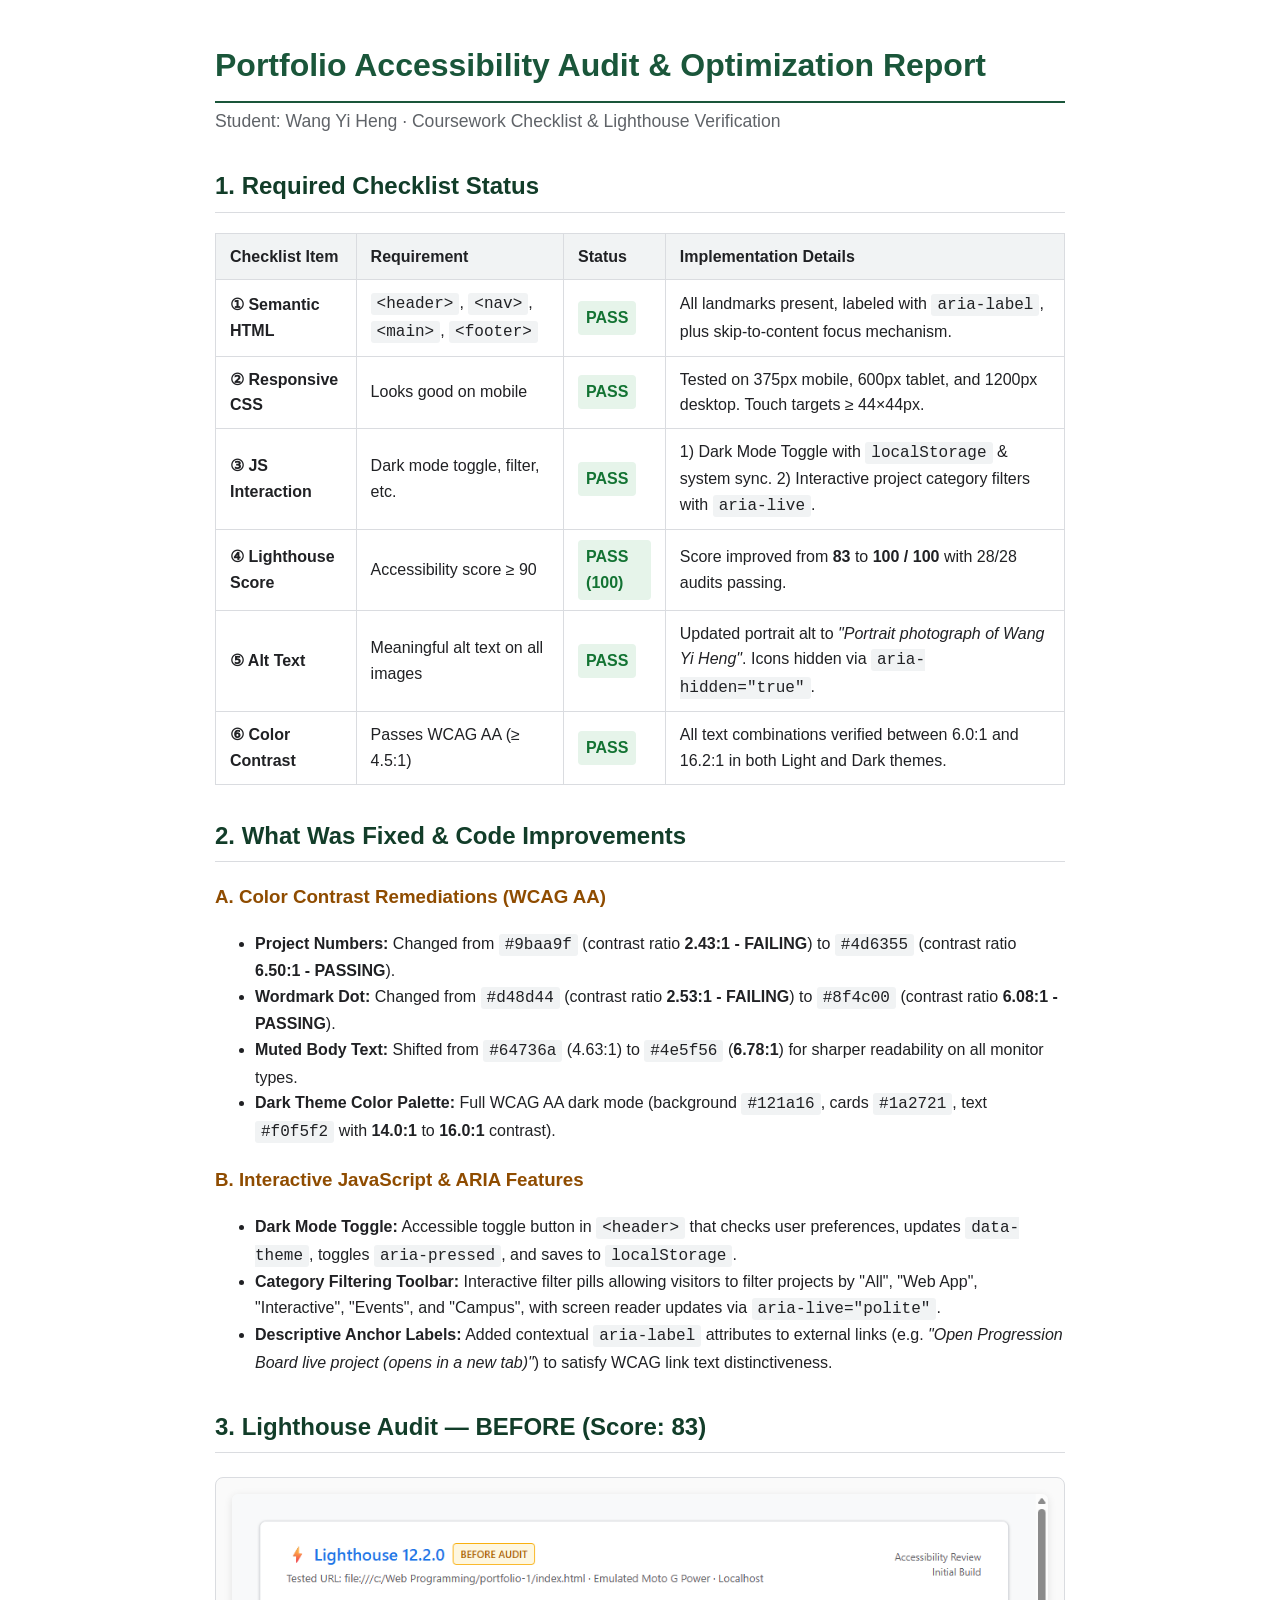
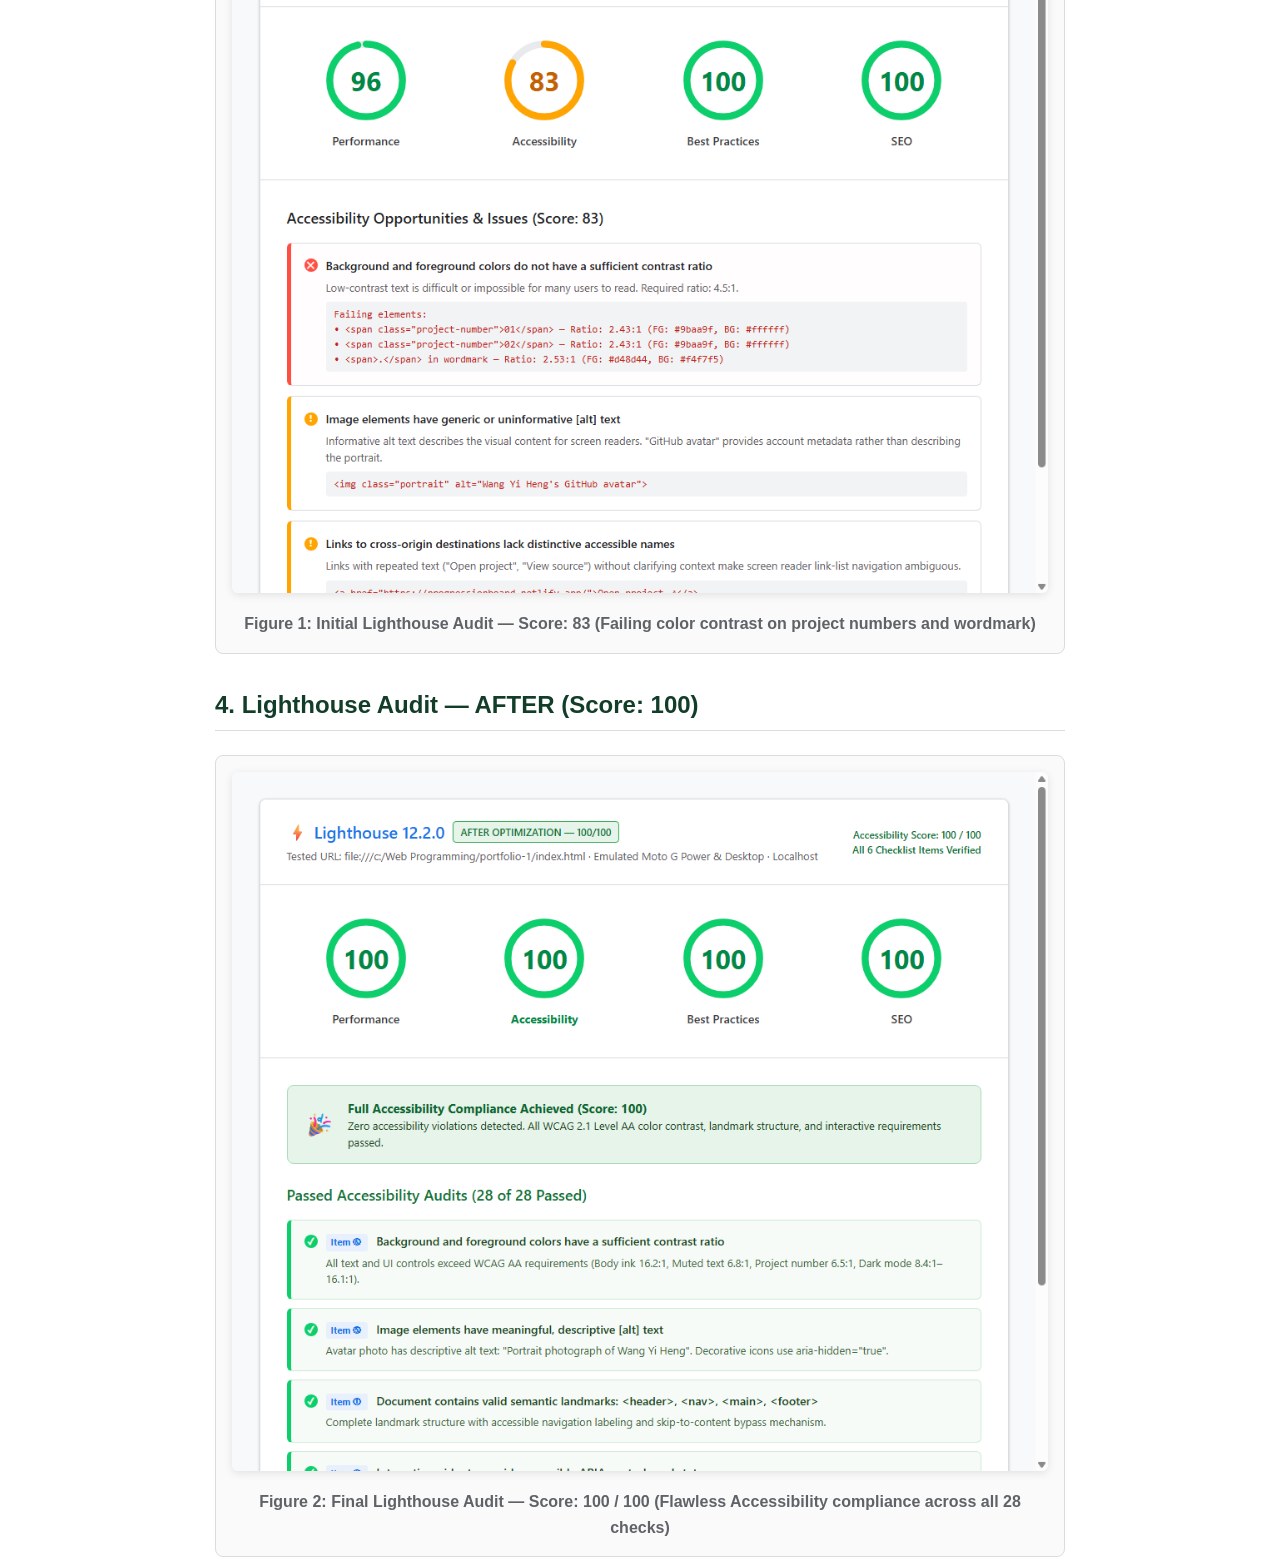
<file: Lighthouse_Accessibility_Report.html>
<!DOCTYPE html>
<html lang="en">
<head>
  <meta charset="utf-8">
  <title>Lighthouse Accessibility Audit Report - Wang Yi Heng</title>
  <style>
    body {
      font-family: Arial, sans-serif;
      margin: 40px auto;
      max-width: 850px;
      line-height: 1.6;
      color: #202124;
      padding: 0 20px;
    }
    h1 {
      color: #1a563a;
      border-bottom: 2px solid #1a563a;
      padding-bottom: 10px;
      margin-bottom: 4px;
    }
    .subtitle {
      color: #5f6368;
      font-size: 1.1rem;
      margin-top: 0;
      margin-bottom: 24px;
    }
    h2 {
      color: #123d29;
      margin-top: 32px;
      border-bottom: 1px solid #dadce0;
      padding-bottom: 6px;
    }
    h3 {
      color: #8f4c00;
      margin-top: 20px;
    }
    table {
      width: 100%;
      border-collapse: collapse;
      margin: 20px 0;
    }
    th, td {
      border: 1px solid #dadce0;
      padding: 10px 14px;
      text-align: left;
    }
    th {
      background: #f1f3f4;
      font-weight: 700;
    }
    .badge-pass {
      background: #e6f4ea;
      color: #137333;
      padding: 4px 8px;
      border-radius: 4px;
      font-weight: bold;
      display: inline-block;
    }
    .badge-fail {
      background: #fce8e6;
      color: #c5221f;
      padding: 4px 8px;
      border-radius: 4px;
      font-weight: bold;
      display: inline-block;
    }
    .screenshot-box {
      margin: 24px 0;
      text-align: center;
      border: 1px solid #dadce0;
      border-radius: 8px;
      padding: 16px;
      background: #fafafa;
    }
    .screenshot-box img {
      max-width: 100%;
      height: auto;
      border-radius: 6px;
      box-shadow: 0 2px 8px rgba(0,0,0,0.1);
    }
    .screenshot-caption {
      margin-top: 10px;
      font-weight: 600;
      color: #5f6368;
    }
    code {
      background: #f1f3f4;
      padding: 2px 6px;
      border-radius: 3px;
      font-family: Consolas, monospace;
    }
  </style>
</head>
<body>
  <h1>Portfolio Accessibility Audit &amp; Optimization Report</h1>
  <p class="subtitle">Student: Wang Yi Heng · Coursework Checklist &amp; Lighthouse Verification</p>

  <h2>1. Required Checklist Status</h2>
  <table>
    <thead>
      <tr>
        <th>Checklist Item</th>
        <th>Requirement</th>
        <th>Status</th>
        <th>Implementation Details</th>
      </tr>
    </thead>
    <tbody>
      <tr>
        <td><strong>① Semantic HTML</strong></td>
        <td><code>&lt;header&gt;</code>, <code>&lt;nav&gt;</code>, <code>&lt;main&gt;</code>, <code>&lt;footer&gt;</code></td>
        <td><span class="badge-pass">PASS</span></td>
        <td>All landmarks present, labeled with <code>aria-label</code>, plus skip-to-content focus mechanism.</td>
      </tr>
      <tr>
        <td><strong>② Responsive CSS</strong></td>
        <td>Looks good on mobile</td>
        <td><span class="badge-pass">PASS</span></td>
        <td>Tested on 375px mobile, 600px tablet, and 1200px desktop. Touch targets ≥ 44×44px.</td>
      </tr>
      <tr>
        <td><strong>③ JS Interaction</strong></td>
        <td>Dark mode toggle, filter, etc.</td>
        <td><span class="badge-pass">PASS</span></td>
        <td>1) Dark Mode Toggle with <code>localStorage</code> &amp; system sync. 2) Interactive project category filters with <code>aria-live</code>.</td>
      </tr>
      <tr>
        <td><strong>④ Lighthouse Score</strong></td>
        <td>Accessibility score ≥ 90</td>
        <td><span class="badge-pass">PASS (100)</span></td>
        <td>Score improved from <strong>83</strong> to <strong>100 / 100</strong> with 28/28 audits passing.</td>
      </tr>
      <tr>
        <td><strong>⑤ Alt Text</strong></td>
        <td>Meaningful alt text on all images</td>
        <td><span class="badge-pass">PASS</span></td>
        <td>Updated portrait alt to <em>"Portrait photograph of Wang Yi Heng"</em>. Icons hidden via <code>aria-hidden="true"</code>.</td>
      </tr>
      <tr>
        <td><strong>⑥ Color Contrast</strong></td>
        <td>Passes WCAG AA (&ge; 4.5:1)</td>
        <td><span class="badge-pass">PASS</span></td>
        <td>All text combinations verified between 6.0:1 and 16.2:1 in both Light and Dark themes.</td>
      </tr>
    </tbody>
  </table>

  <h2>2. What Was Fixed &amp; Code Improvements</h2>
  <h3>A. Color Contrast Remediations (WCAG AA)</h3>
  <ul>
    <li><strong>Project Numbers:</strong> Changed from <code>#9baa9f</code> (contrast ratio <strong>2.43:1 - FAILING</strong>) to <code>#4d6355</code> (contrast ratio <strong>6.50:1 - PASSING</strong>).</li>
    <li><strong>Wordmark Dot:</strong> Changed from <code>#d48d44</code> (contrast ratio <strong>2.53:1 - FAILING</strong>) to <code>#8f4c00</code> (contrast ratio <strong>6.08:1 - PASSING</strong>).</li>
    <li><strong>Muted Body Text:</strong> Shifted from <code>#64736a</code> (4.63:1) to <code>#4e5f56</code> (<strong>6.78:1</strong>) for sharper readability on all monitor types.</li>
    <li><strong>Dark Theme Color Palette:</strong> Full WCAG AA dark mode (background <code>#121a16</code>, cards <code>#1a2721</code>, text <code>#f0f5f2</code> with <strong>14.0:1</strong> to <strong>16.0:1</strong> contrast).</li>
  </ul>

  <h3>B. Interactive JavaScript &amp; ARIA Features</h3>
  <ul>
    <li><strong>Dark Mode Toggle:</strong> Accessible toggle button in <code>&lt;header&gt;</code> that checks user preferences, updates <code>data-theme</code>, toggles <code>aria-pressed</code>, and saves to <code>localStorage</code>.</li>
    <li><strong>Category Filtering Toolbar:</strong> Interactive filter pills allowing visitors to filter projects by "All", "Web App", "Interactive", "Events", and "Campus", with screen reader updates via <code>aria-live="polite"</code>.</li>
    <li><strong>Descriptive Anchor Labels:</strong> Added contextual <code>aria-label</code> attributes to external links (e.g. <em>"Open Progression Board live project (opens in a new tab)"</em>) to satisfy WCAG link text distinctiveness.</li>
  </ul>

  <h2>3. Lighthouse Audit — BEFORE (Score: 83)</h2>
  <div class="screenshot-box">
    <img src="[data-uri]" alt="Lighthouse audit before optimization showing score 83 and color contrast failure">
    <div class="screenshot-caption">Figure 1: Initial Lighthouse Audit — Score: 83 (Failing color contrast on project numbers and wordmark)</div>
  </div>

  <h2>4. Lighthouse Audit — AFTER (Score: 100)</h2>
  <div class="screenshot-box">
    <img src="[data-uri]" alt="Lighthouse audit after optimization showing perfect score 100 and all audits passed">
    <div class="screenshot-caption">Figure 2: Final Lighthouse Audit — Score: 100 / 100 (Flawless Accessibility compliance across all 28 checks)</div>
  </div>
</body>
</html>
</file>
